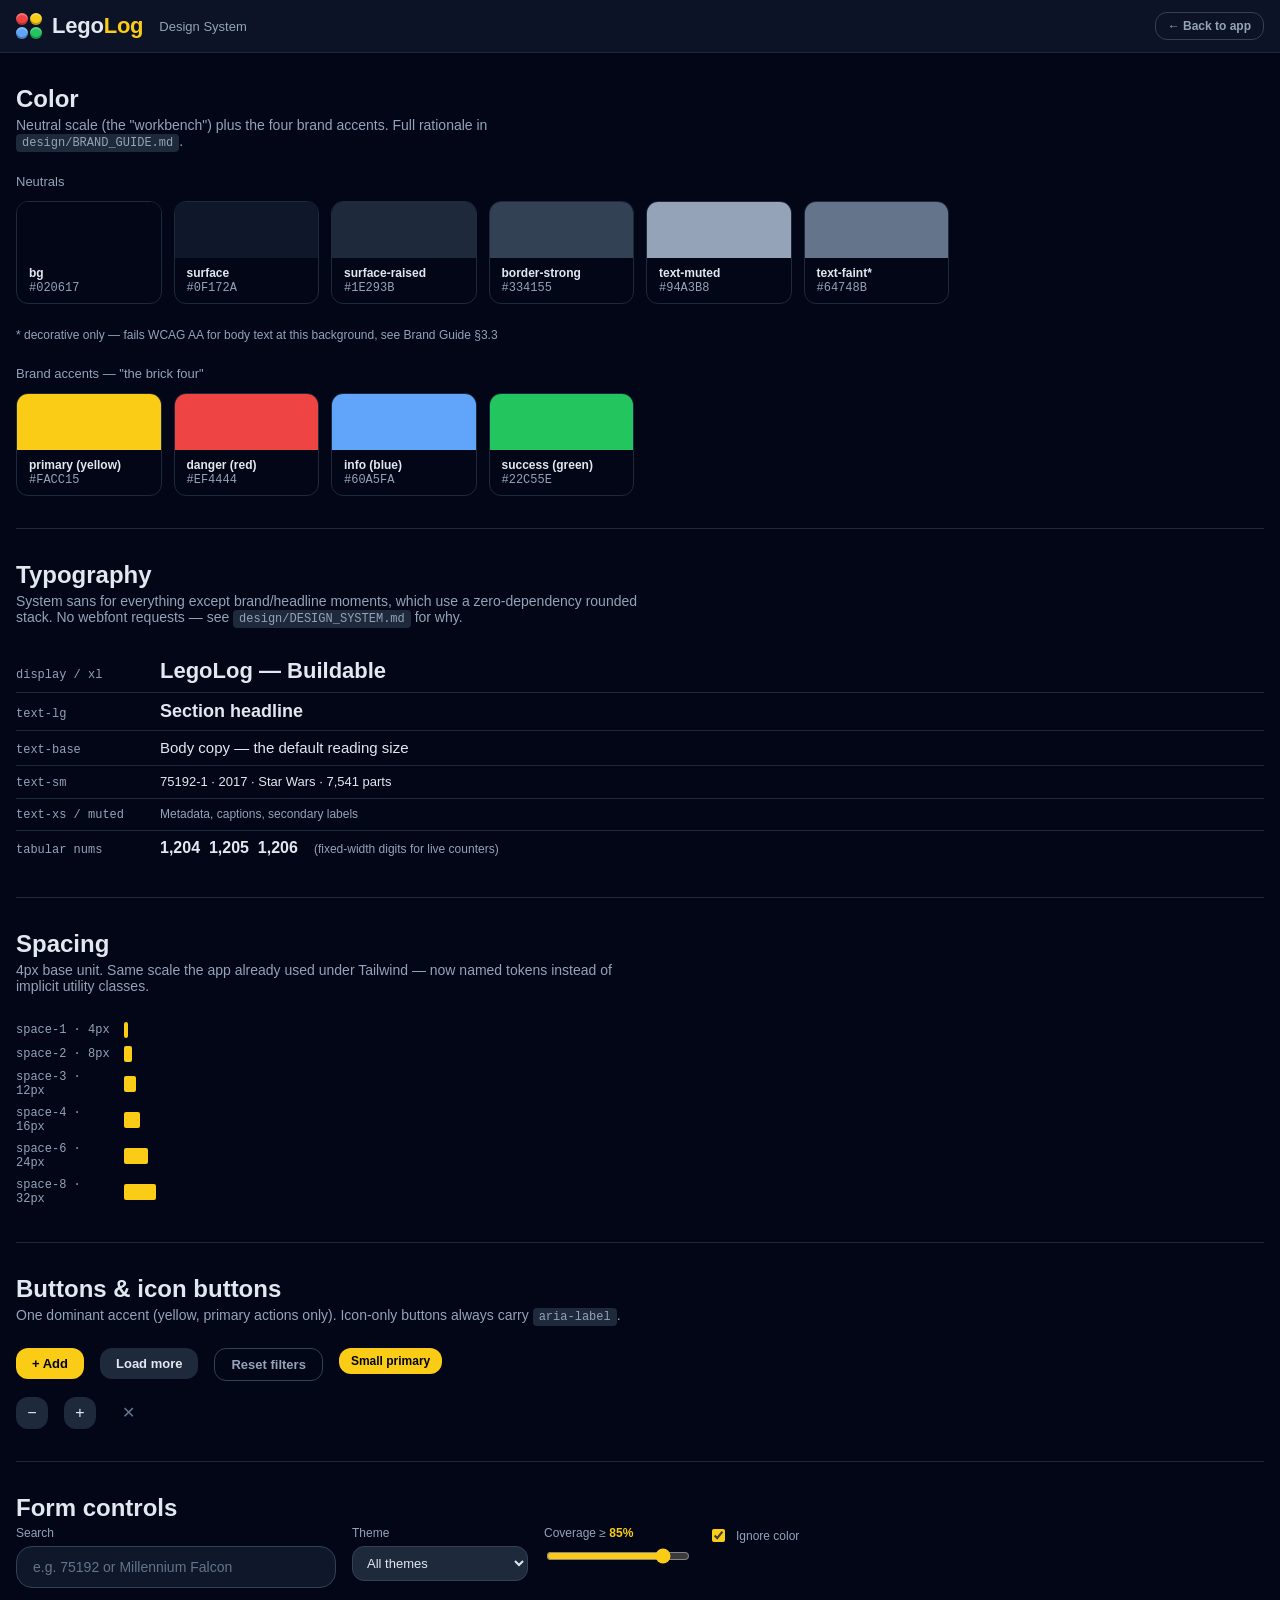
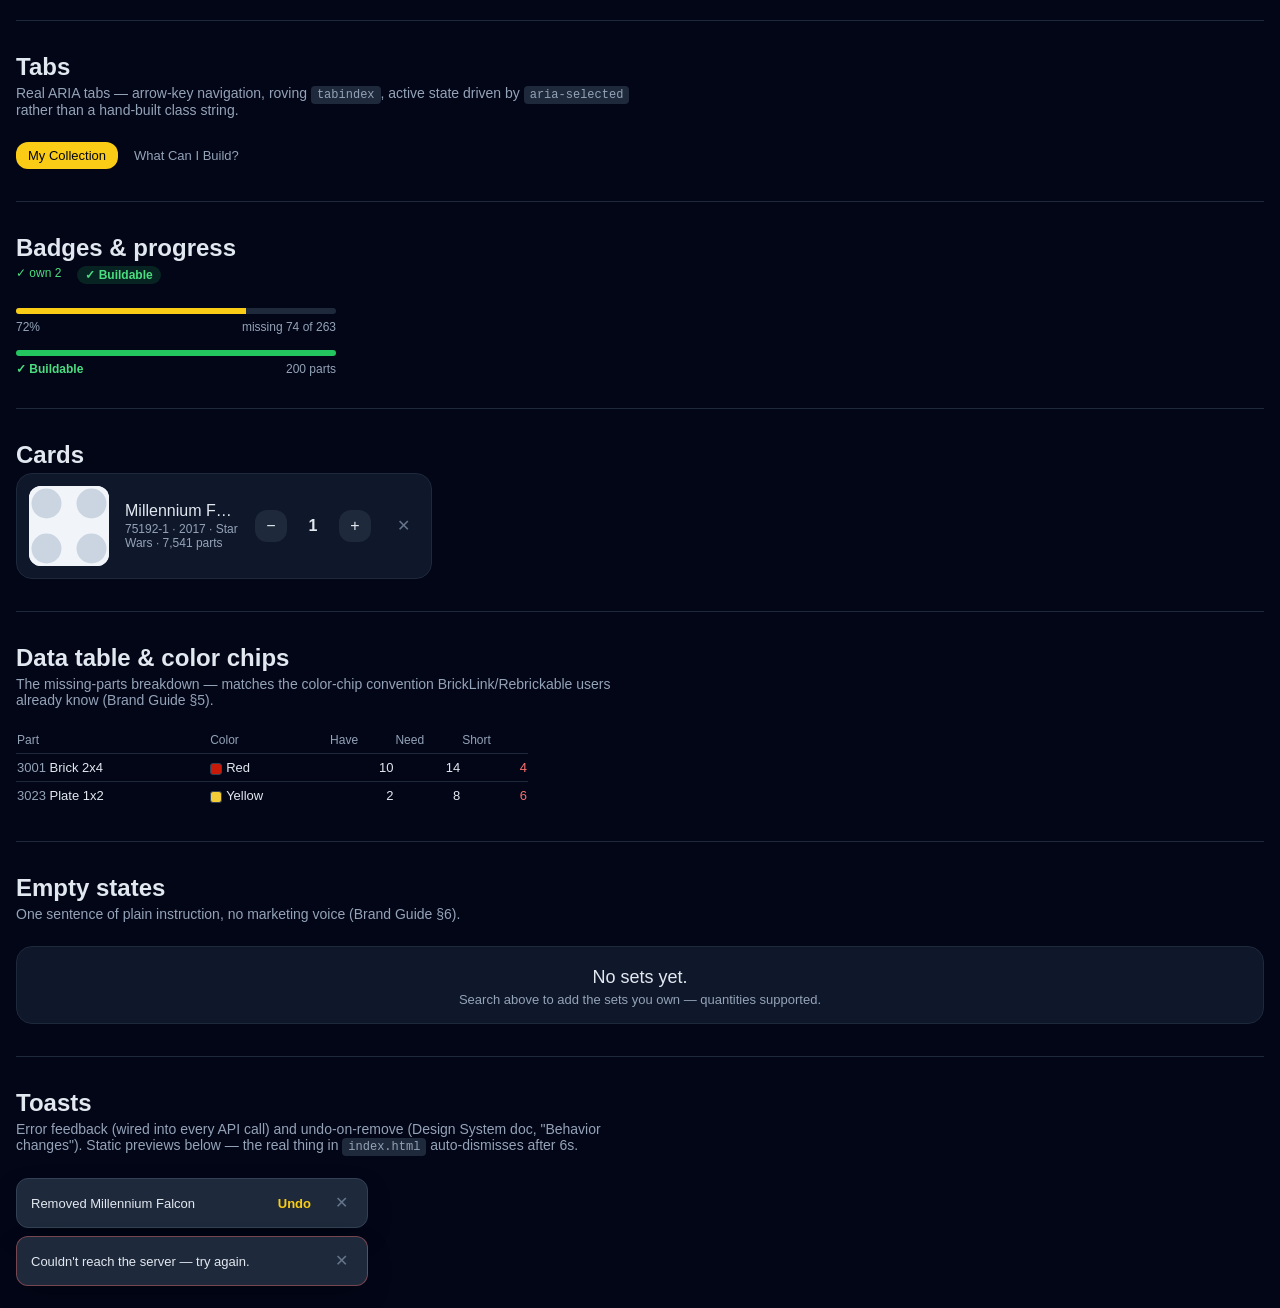
<file: public/style-guide.html>
<!DOCTYPE html>
<html lang="en">
<head>
<meta charset="utf-8">
<meta name="viewport" content="width=device-width, initial-scale=1">
<meta name="description" content="LegoLog design system — tokens and components.">
<meta name="theme-color" content="#020617">
<title>LegoLog — Design System</title>
<link rel="icon" href="data:image/svg+xml,%3Csvg xmlns='http://www.w3.org/2000/svg' viewBox='0 0 40 40'%3E%3Crect width='40' height='40' rx='8' fill='%230f172a'/%3E%3Ccircle cx='14' cy='14' r='5' fill='%23ef4444'/%3E%3Ccircle cx='26' cy='14' r='5' fill='%23facc15'/%3E%3Ccircle cx='14' cy='26' r='5' fill='%2360a5fa'/%3E%3Ccircle cx='26' cy='26' r='5' fill='%2322c55e'/%3E%3C/svg%3E">
<link rel="stylesheet" href="design-system.css">
<style>
  .sg-section { padding-block: var(--space-8); border-bottom: 1px solid var(--color-border); }
  .sg-section:last-child { border-bottom: 0; }
  .sg-section h2 { font-family: var(--font-display); font-size: 1.5rem; margin: 0 0 .25rem; }
  .sg-section > .sg-desc { color: var(--color-text-muted); font-size: .875rem; max-width: 40rem; margin: 0 0 1.5rem; }
  .sg-row { display: flex; flex-wrap: wrap; gap: var(--space-4); align-items: flex-start; }
  .sg-swatches { display: grid; grid-template-columns: repeat(auto-fill, minmax(9rem, 1fr)); gap: var(--space-3); }
  .sg-swatch { border: 1px solid var(--color-border); border-radius: var(--radius-md); overflow: hidden; }
  .sg-swatch-color { height: 3.5rem; }
  .sg-swatch-meta { padding: var(--space-2) var(--space-3); font-size: .75rem; }
  .sg-swatch-meta .name { color: var(--color-text); font-weight: 600; display: block; }
  .sg-swatch-meta .hex { color: var(--color-text-muted); font-family: ui-monospace, monospace; }
  .sg-type-row { display: flex; align-items: baseline; gap: var(--space-4); padding-block: var(--space-2); border-top: 1px solid var(--color-border); }
  .sg-type-row:first-of-type { border-top: 0; }
  .sg-type-row .label { width: 8rem; flex-shrink: 0; color: var(--color-text-muted); font-size: .75rem; font-family: ui-monospace, monospace; }
  .sg-space-row { display: flex; align-items: center; gap: var(--space-3); padding-block: var(--space-1); }
  .sg-space-row .bar { background: var(--color-primary); height: 1rem; border-radius: 2px; }
  .sg-space-row .label { width: 6rem; font-size: .75rem; color: var(--color-text-muted); font-family: ui-monospace, monospace; }
  code.sg-code { font-family: ui-monospace, monospace; font-size: .75rem; background: var(--color-surface-raised); padding: .125rem .375rem; border-radius: .25rem; }
</style>
</head>
<body>

<header class="app-header">
  <div class="container header-inner flex items-center gap-4">
    <div class="brand">
      <div class="stud-mark" aria-hidden="true">
        <span class="stud stud-red"></span>
        <span class="stud stud-yellow"></span>
        <span class="stud stud-blue"></span>
        <span class="stud stud-green"></span>
      </div>
      <h1 class="brand-name">Lego<span class="brand-accent">Log</span></h1>
    </div>
    <span class="text-sm text-muted">Design System</span>
    <a href="index.html" class="btn btn-ghost btn-sm ml-auto">← Back to app</a>
  </div>
</header>

<main class="container">

  <section class="sg-section">
    <h2>Color</h2>
    <p class="sg-desc">Neutral scale (the "workbench") plus the four brand accents. Full rationale in <code class="sg-code">design/BRAND_GUIDE.md</code>.</p>
    <p class="text-sm text-muted" style="margin-bottom:.75rem;">Neutrals</p>
    <div class="sg-swatches" style="margin-bottom:1.5rem;">
      <div class="sg-swatch"><div class="sg-swatch-color" style="background:var(--color-bg)"></div><div class="sg-swatch-meta"><span class="name">bg</span><span class="hex">#020617</span></div></div>
      <div class="sg-swatch"><div class="sg-swatch-color" style="background:var(--color-surface)"></div><div class="sg-swatch-meta"><span class="name">surface</span><span class="hex">#0F172A</span></div></div>
      <div class="sg-swatch"><div class="sg-swatch-color" style="background:var(--color-surface-raised)"></div><div class="sg-swatch-meta"><span class="name">surface-raised</span><span class="hex">#1E293B</span></div></div>
      <div class="sg-swatch"><div class="sg-swatch-color" style="background:var(--color-border-strong)"></div><div class="sg-swatch-meta"><span class="name">border-strong</span><span class="hex">#334155</span></div></div>
      <div class="sg-swatch"><div class="sg-swatch-color" style="background:var(--color-text-muted)"></div><div class="sg-swatch-meta"><span class="name">text-muted</span><span class="hex">#94A3B8</span></div></div>
      <div class="sg-swatch"><div class="sg-swatch-color" style="background:var(--color-text-faint)"></div><div class="sg-swatch-meta"><span class="name">text-faint*</span><span class="hex">#64748B</span></div></div>
    </div>
    <p class="text-xs text-muted" style="margin-bottom:1.5rem;">* decorative only — fails WCAG AA for body text at this background, see Brand Guide §3.3</p>
    <p class="text-sm text-muted" style="margin-bottom:.75rem;">Brand accents — "the brick four"</p>
    <div class="sg-swatches">
      <div class="sg-swatch"><div class="sg-swatch-color" style="background:var(--color-primary)"></div><div class="sg-swatch-meta"><span class="name">primary (yellow)</span><span class="hex">#FACC15</span></div></div>
      <div class="sg-swatch"><div class="sg-swatch-color" style="background:var(--color-danger-strong)"></div><div class="sg-swatch-meta"><span class="name">danger (red)</span><span class="hex">#EF4444</span></div></div>
      <div class="sg-swatch"><div class="sg-swatch-color" style="background:var(--color-info)"></div><div class="sg-swatch-meta"><span class="name">info (blue)</span><span class="hex">#60A5FA</span></div></div>
      <div class="sg-swatch"><div class="sg-swatch-color" style="background:var(--color-success-strong)"></div><div class="sg-swatch-meta"><span class="name">success (green)</span><span class="hex">#22C55E</span></div></div>
    </div>
  </section>

  <section class="sg-section">
    <h2>Typography</h2>
    <p class="sg-desc">System sans for everything except brand/headline moments, which use a zero-dependency rounded stack. No webfont requests — see <code class="sg-code">design/DESIGN_SYSTEM.md</code> for why.</p>
    <div class="sg-type-row"><span class="label">display / xl</span><span style="font-family:var(--font-display); font-size:1.375rem; font-weight:700;">LegoLog — Buildable</span></div>
    <div class="sg-type-row"><span class="label">text-lg</span><span class="text-lg font-semibold">Section headline</span></div>
    <div class="sg-type-row"><span class="label">text-base</span><span class="text-base">Body copy — the default reading size</span></div>
    <div class="sg-type-row"><span class="label">text-sm</span><span class="text-sm font-medium">75192-1 · 2017 · Star Wars · 7,541 parts</span></div>
    <div class="sg-type-row"><span class="label">text-xs / muted</span><span class="text-xs text-muted">Metadata, captions, secondary labels</span></div>
    <div class="sg-type-row"><span class="label">tabular nums</span><span class="num font-semibold">1,204&nbsp;&nbsp;1,205&nbsp;&nbsp;1,206</span><span class="text-xs text-muted">(fixed-width digits for live counters)</span></div>
  </section>

  <section class="sg-section">
    <h2>Spacing</h2>
    <p class="sg-desc">4px base unit. Same scale the app already used under Tailwind — now named tokens instead of implicit utility classes.</p>
    <div class="sg-space-row"><span class="label">space-1 · 4px</span><span class="bar" style="width:var(--space-1)"></span></div>
    <div class="sg-space-row"><span class="label">space-2 · 8px</span><span class="bar" style="width:var(--space-2)"></span></div>
    <div class="sg-space-row"><span class="label">space-3 · 12px</span><span class="bar" style="width:var(--space-3)"></span></div>
    <div class="sg-space-row"><span class="label">space-4 · 16px</span><span class="bar" style="width:var(--space-4)"></span></div>
    <div class="sg-space-row"><span class="label">space-6 · 24px</span><span class="bar" style="width:var(--space-6)"></span></div>
    <div class="sg-space-row"><span class="label">space-8 · 32px</span><span class="bar" style="width:var(--space-8)"></span></div>
  </section>

  <section class="sg-section">
    <h2>Buttons &amp; icon buttons</h2>
    <p class="sg-desc">One dominant accent (yellow, primary actions only). Icon-only buttons always carry <code class="sg-code">aria-label</code>.</p>
    <div class="sg-row" style="margin-bottom:1rem;">
      <button class="btn btn-primary">+ Add</button>
      <button class="btn btn-secondary">Load more</button>
      <button class="btn btn-ghost">Reset filters</button>
      <button class="btn btn-primary btn-sm">Small primary</button>
    </div>
    <div class="sg-row">
      <button class="icon-btn" aria-label="Decrease quantity">−</button>
      <button class="icon-btn" aria-label="Increase quantity">+</button>
      <button class="icon-btn icon-btn-ghost" aria-label="Remove">✕</button>
    </div>
  </section>

  <section class="sg-section">
    <h2>Form controls</h2>
    <div class="sg-row items-end">
      <label class="field" style="max-width:20rem; flex:1;">
        <span class="field-label">Search</span>
        <input class="input search-input" style="margin-top:.375rem;" placeholder="e.g. 75192 or Millennium Falcon">
      </label>
      <label class="field">
        <span class="field-label">Theme</span>
        <select class="select" style="display:block; margin-top:.375rem; width:11rem;"><option>All themes</option><option>Star Wars</option></select>
      </label>
      <label class="field">
        <span class="field-label">Coverage ≥ <span class="value">85%</span></span>
        <input type="range" class="range" style="display:block; width:9rem; margin-top:.5rem;" value="85">
      </label>
      <label class="checkbox-field"><input type="checkbox" class="checkbox" checked> Ignore color</label>
    </div>
  </section>

  <section class="sg-section">
    <h2>Tabs</h2>
    <p class="sg-desc">Real ARIA tabs — arrow-key navigation, roving <code class="sg-code">tabindex</code>, active state driven by <code class="sg-code">aria-selected</code> rather than a hand-built class string.</p>
    <nav class="tabs" role="tablist" aria-label="Example">
      <button class="tab" role="tab" aria-selected="true">My Collection</button>
      <button class="tab" role="tab" aria-selected="false" tabindex="-1">What Can I Build?</button>
    </nav>
  </section>

  <section class="sg-section">
    <h2>Badges &amp; progress</h2>
    <div class="sg-row items-center" style="margin-bottom:1.5rem;">
      <span class="owned-tag">✓ own 2</span>
      <span class="badge badge-success">✓ Buildable</span>
    </div>
    <div style="max-width:20rem;">
      <div class="progress"><div class="progress-fill" style="width:72%"></div></div>
      <div class="buildable-status"><span class="text-muted">72%</span><span class="text-muted">missing 74 of 263</span></div>
      <div class="progress" style="margin-top:1rem;"><div class="progress-fill is-complete" style="width:100%"></div></div>
      <div class="buildable-status"><span class="text-success font-semibold">✓ Buildable</span><span class="text-muted">200 parts</span></div>
    </div>
  </section>

  <section class="sg-section">
    <h2>Cards</h2>
    <div class="sg-row">
      <div class="card collection-card" style="max-width:26rem;">
        <img src="data:image/svg+xml,%3Csvg xmlns='http://www.w3.org/2000/svg' viewBox='0 0 40 40'%3E%3Crect width='40' height='40' rx='6' fill='%23f1f5f9'/%3E%3Ccircle cx='14' cy='14' r='4' fill='%23cbd5e1'/%3E%3Ccircle cx='26' cy='14' r='4' fill='%23cbd5e1'/%3E%3Ccircle cx='14' cy='26' r='4' fill='%23cbd5e1'/%3E%3Ccircle cx='26' cy='26' r='4' fill='%23cbd5e1'/%3E%3C/svg%3E"
             class="thumb thumb-fallback" style="width:5rem;height:5rem;">
        <div class="min-w-0 flex-1">
          <div class="font-medium truncate">Millennium Falcon</div>
          <div class="text-xs text-muted" style="margin-top:.125rem;">75192-1 · 2017 · Star Wars · 7,541 parts</div>
        </div>
        <div class="qty-control shrink-0">
          <button class="icon-btn" aria-label="Decrease quantity">−</button>
          <span class="qty-value num">1</span>
          <button class="icon-btn" aria-label="Increase quantity">+</button>
        </div>
        <button class="icon-btn icon-btn-ghost shrink-0" aria-label="Remove">✕</button>
      </div>
    </div>
  </section>

  <section class="sg-section">
    <h2>Data table &amp; color chips</h2>
    <p class="sg-desc">The missing-parts breakdown — matches the color-chip convention BrickLink/Rebrickable users already know (Brand Guide §5).</p>
    <table class="data-table" style="max-width:32rem;">
      <thead><tr><th>Part</th><th>Color</th><th class="text-right">Have</th><th class="text-right">Need</th><th class="text-right text-danger">Short</th></tr></thead>
      <tbody>
        <tr><td><span class="text-muted">3001</span> Brick 2x4</td><td><span class="color-chip" style="background:#C91A09"></span>Red</td><td class="text-right num">10</td><td class="text-right num">14</td><td class="text-right text-danger font-medium num">4</td></tr>
        <tr><td><span class="text-muted">3023</span> Plate 1x2</td><td><span class="color-chip" style="background:#F2CD37"></span>Yellow</td><td class="text-right num">2</td><td class="text-right num">8</td><td class="text-right text-danger font-medium num">6</td></tr>
      </tbody>
    </table>
  </section>

  <section class="sg-section">
    <h2>Empty states</h2>
    <p class="sg-desc">One sentence of plain instruction, no marketing voice (Brand Guide §6).</p>
    <div class="card" style="padding:1rem 0;">
      <div class="empty-state" style="margin-top:0;">
        <p class="headline">No sets yet.</p>
        <p>Search above to add the sets you own — quantities supported.</p>
      </div>
    </div>
  </section>

  <section class="sg-section">
    <h2>Toasts</h2>
    <p class="sg-desc">Error feedback (wired into every API call) and undo-on-remove (Design System doc, "Behavior changes"). Static previews below — the real thing in <code class="sg-code">index.html</code> auto-dismisses after 6s.</p>
    <div class="toast-region" style="position:static; width:22rem;">
      <div class="toast"><span class="toast-message">Removed Millennium Falcon</span><button class="toast-action">Undo</button><button class="icon-btn icon-btn-ghost" aria-label="Dismiss" style="width:1.5rem;height:1.5rem;">✕</button></div>
      <div class="toast toast-danger"><span class="toast-message">Couldn't reach the server — try again.</span><button class="icon-btn icon-btn-ghost" aria-label="Dismiss" style="width:1.5rem;height:1.5rem;">✕</button></div>
    </div>
  </section>

</main>
</body>
</html>
</file>
<file: public/design-system.css>
/*
  LegoLog design system — tokens + components.
  Self-hosted, zero external requests (see design/WEBSITE_AUDIT.md
  for why that matters: the previous build depended entirely on
  https://cdn.tailwindcss.com and rendered unstyled when it was
  unreachable). Full documentation: design/DESIGN_SYSTEM.md.
*/

/* ---------- tokens ---------- */
:root {
  /* neutrals */
  --color-bg: #020617;
  --color-surface: #0f172a;
  --color-surface-raised: #1e293b;
  --color-surface-hover: #334155;
  --color-border: #1e293b;
  --color-border-strong: #334155;
  --color-text: #e2e8f0;
  --color-text-muted: #94a3b8;
  --color-text-faint: #64748b; /* decorative only — fails AA for body text, see brand guide */

  /* brand accents ("the brick four") */
  --color-primary: #facc15;
  --color-primary-hover: #fde047;
  --color-primary-ink: #020617;
  --color-danger: #f87171;
  --color-danger-strong: #ef4444;
  --color-info: #60a5fa;
  --color-success: #4ade80;
  --color-success-strong: #22c55e;

  /* type */
  --font-body: -apple-system, BlinkMacSystemFont, "Segoe UI", Roboto, Helvetica, Arial, sans-serif;
  /* zero-dependency "friendly" display stack — ui-rounded resolves to SF Pro Rounded on
     Apple platforms and falls back to the same system stack everywhere else. No webfont
     request, so it can never fail the way the old Tailwind CDN did. */
  --font-display: ui-rounded, var(--font-body);

  /* spacing */
  --space-1: .25rem;
  --space-2: .5rem;
  --space-3: .75rem;
  --space-4: 1rem;
  --space-5: 1.25rem;
  --space-6: 1.5rem;
  --space-8: 2rem;

  /* radius */
  --radius-sm: .5rem;
  --radius-md: .75rem;
  --radius-lg: 1rem;
  --radius-full: 9999px;

  /* elevation */
  --shadow-md: 0 10px 30px -12px rgb(0 0 0 / 0.6);
  --shadow-lg: 0 25px 50px -12px rgb(0 0 0 / 0.7);

  /* focus */
  --focus-ring: 0 0 0 2px var(--color-bg), 0 0 0 4px var(--color-primary);
}

/* ---------- reset ---------- */
*, *::before, *::after { box-sizing: border-box; }
html, body { margin: 0; padding: 0; }
body {
  background: var(--color-bg);
  color: var(--color-text);
  font-family: var(--font-body);
  min-height: 100vh;
  -webkit-font-smoothing: antialiased;
}
img { max-width: 100%; display: block; }
button, input, select { font: inherit; color: inherit; }
button { cursor: pointer; background: none; border: none; }
a { color: inherit; text-decoration: none; }
table { border-collapse: collapse; width: 100%; }

::-webkit-scrollbar { width: 10px; height: 10px; }
::-webkit-scrollbar-thumb { background: var(--color-border-strong); border-radius: var(--radius-full); }
::-webkit-scrollbar-track { background: transparent; }
* { scrollbar-color: var(--color-border-strong) transparent; scrollbar-width: thin; }

:focus { outline: none; }
:focus-visible { outline: none; box-shadow: var(--focus-ring); border-radius: var(--radius-sm); }

.num { font-variant-numeric: tabular-nums; }
.visually-hidden {
  position: absolute; width: 1px; height: 1px; padding: 0; margin: -1px;
  overflow: hidden; clip: rect(0,0,0,0); white-space: nowrap; border: 0;
}

/* ---------- layout helpers ---------- */
.container { max-width: 80rem; margin-inline: auto; padding-inline: var(--space-4); }
.flex { display: flex; }
.grid { display: grid; }
.items-center { align-items: center; }
.items-end { align-items: flex-end; }
.justify-between { justify-content: space-between; }
.flex-wrap { flex-wrap: wrap; }
.flex-1 { flex: 1 1 0%; }
.shrink-0 { flex-shrink: 0; }
.min-w-0 { min-width: 0; }
.hidden { display: none !important; }
.gap-1 { gap: var(--space-1); }
.gap-2 { gap: var(--space-2); }
.gap-3 { gap: var(--space-3); }
.gap-4 { gap: var(--space-4); }
.gap-x-5 { column-gap: var(--space-5); }
.gap-y-3 { row-gap: var(--space-3); }
.truncate { overflow: hidden; text-overflow: ellipsis; white-space: nowrap; }
.ml-auto { margin-left: auto; }
.relative { position: relative; }

/* ---------- type ---------- */
.text-xs { font-size: .75rem; }
.text-sm { font-size: .8125rem; }
.text-base { font-size: .9375rem; }
.text-lg { font-size: 1.125rem; }
.text-xl { font-size: 1.375rem; }
.text-muted { color: var(--color-text-muted); }
.font-medium { font-weight: 500; }
.font-semibold { font-weight: 600; }
.font-bold { font-weight: 700; }

/* ---------- header / brand ---------- */
.app-header {
  position: sticky; top: 0; z-index: 40;
  background: rgb(15 23 42 / .85);
  backdrop-filter: blur(8px);
  border-bottom: 1px solid var(--color-border);
}
.header-inner { padding-block: var(--space-3); }
.brand { display: flex; align-items: center; gap: .625rem; }
.stud-mark { display: grid; grid-template-columns: repeat(2, 1fr); gap: 2px; }
.stud {
  width: .75rem; height: .75rem; border-radius: var(--radius-full);
  box-shadow: inset 0 2px 0 rgb(255 255 255 / .25), inset 0 -2px 0 rgb(0 0 0 / .25);
}
.stud-red { background: var(--color-danger-strong); }
.stud-yellow { background: var(--color-primary); }
.stud-blue { background: var(--color-info); }
.stud-green { background: var(--color-success-strong); }
.brand-name { font-family: var(--font-display); font-size: 1.375rem; font-weight: 700; letter-spacing: -0.01em; margin: 0; }
.brand-accent { color: var(--color-primary); }

.tabs { display: flex; gap: .25rem; font-size: .8125rem; }
.tab {
  padding: .375rem .75rem; border-radius: var(--radius-md); font-weight: 500;
  color: var(--color-text-muted);
}
.tab:hover { color: var(--color-text); background: var(--color-surface-raised); }
.tab[aria-selected="true"] { background: var(--color-primary); color: var(--color-primary-ink); }
.tab[aria-selected="true"]:hover { background: var(--color-primary); color: var(--color-primary-ink); }

.stats { font-size: .75rem; color: var(--color-text-muted); }
.stats b { color: var(--color-text); }

/* ---------- form controls ---------- */
.input, .select {
  background: var(--color-surface-raised);
  border: 1px solid var(--color-border-strong);
  border-radius: var(--radius-md);
  padding: .5rem .625rem;
  font-size: .8125rem;
  color: var(--color-text);
}
.input::placeholder { color: var(--color-text-faint); }
.search-input {
  width: 100%;
  background: var(--color-surface);
  padding: .75rem 1rem;
  border-radius: var(--radius-lg);
  font-size: .875rem;
}
.search-input:focus { border-color: rgb(250 204 21 / .6); }
.range { accent-color: var(--color-primary); }
.checkbox { accent-color: var(--color-primary); }

.field-label { font-size: .75rem; color: var(--color-text-muted); display: block; }
.field-label .value { color: var(--color-primary); font-weight: 600; }
.checkbox-field { display: flex; align-items: center; gap: .5rem; font-size: .75rem; color: var(--color-text-muted); cursor: pointer; padding-bottom: .375rem; }

/* ---------- buttons ---------- */
.btn {
  display: inline-flex; align-items: center; justify-content: center; gap: .375rem;
  padding: .5rem 1rem; border-radius: var(--radius-md);
  font-size: .8125rem; font-weight: 600; white-space: nowrap;
  transition: background-color .15s ease, color .15s ease;
}
.btn-primary { background: var(--color-primary); color: var(--color-primary-ink); }
.btn-primary:hover { background: var(--color-primary-hover); }
.btn-secondary { background: var(--color-surface-raised); color: var(--color-text); }
.btn-secondary:hover { background: var(--color-surface-hover); }
.btn-ghost { background: transparent; color: var(--color-text-muted); border: 1px solid var(--color-border-strong); }
.btn-ghost:hover { color: var(--color-text); background: var(--color-surface-raised); }
.btn-sm { padding: .375rem .75rem; font-size: .75rem; }
.btn-block { width: 100%; }

.icon-btn {
  display: inline-flex; align-items: center; justify-content: center;
  width: 2rem; height: 2rem; border-radius: var(--radius-md);
  background: var(--color-surface-raised); color: var(--color-text);
  font-size: 1rem; line-height: 1;
}
.icon-btn:hover { background: var(--color-surface-hover); }
.icon-btn-ghost { background: transparent; color: var(--color-text-faint); }
.icon-btn-ghost:hover { background: var(--color-surface-raised); color: var(--color-danger); }

/* ---------- cards ---------- */
.card {
  background: var(--color-surface);
  border: 1px solid var(--color-border);
  border-radius: var(--radius-lg);
}
.thumb {
  background: #fff; border-radius: var(--radius-md); object-fit: contain; flex-shrink: 0; min-width: 0; min-height: 0;
}
.thumb-fallback { object-fit: none; }

/* ---------- search dropdown ---------- */
.search-panel {
  position: absolute; z-index: 30; margin-top: .5rem; width: 100%;
  background: var(--color-surface); border: 1px solid var(--color-border-strong);
  border-radius: var(--radius-lg); box-shadow: var(--shadow-lg);
  max-height: 24rem; overflow-y: auto;
}
.search-result {
  display: flex; align-items: center; gap: .75rem; padding: .625rem;
  border-bottom: 1px solid rgb(30 41 59 / .6);
}
.search-result:last-child { border-bottom: 0; }
.search-result:hover { background: var(--color-surface-raised); }
.owned-tag { font-size: .75rem; color: var(--color-success); flex-shrink: 0; }

/* ---------- badges ---------- */
.badge { display: inline-flex; align-items: center; padding: .125rem .5rem; border-radius: var(--radius-full); font-size: .75rem; font-weight: 600; }
.badge-success { background: rgb(34 197 94 / .15); color: var(--color-success); }

/* ---------- collection list ---------- */
.collection-list { display: grid; gap: var(--space-3); }
.collection-card { display: flex; align-items: center; gap: var(--space-4); padding: var(--space-3); }
.qty-control { display: flex; align-items: center; gap: .375rem; }
.qty-value { width: 2.5rem; text-align: center; font-weight: 600; }

/* ---------- empty states ---------- */
.empty-state { margin-top: 2.5rem; text-align: center; color: var(--color-text-muted); }
.empty-state .headline { font-family: var(--font-display); font-size: 1.125rem; color: var(--color-text); }
.empty-state p { margin: .25rem 0 0; font-size: .8125rem; }

/* ---------- buildable grid ---------- */
.filter-bar { padding: var(--space-4); }
.buildable-grid { display: grid; gap: var(--space-4); grid-template-columns: repeat(auto-fill, minmax(15rem, 1fr)); }
.buildable-card { overflow: hidden; cursor: pointer; transition: border-color .15s ease; }
.buildable-card:hover { border-color: rgb(250 204 21 / .5); }
.buildable-card.is-complete { border-color: rgb(34 197 94 / .4); }
.buildable-thumb { position: relative; background: #fff; height: 10rem; display: flex; align-items: center; justify-content: center; padding: var(--space-2); }
.buildable-thumb img { max-height: 100%; max-width: 100%; }

.thumb-badge-btn {
  position: absolute; top: .5rem; right: .5rem; z-index: 1;
  background: rgb(15 23 42 / .78); color: #fff;
  border-radius: var(--radius-full); font-size: .6875rem; font-weight: 600;
  padding: .25rem .625rem;
}
.thumb-badge-btn:hover { background: var(--color-bg); }
.buildable-body { padding: var(--space-3); }
.progress { margin-top: .625rem; height: .375rem; background: var(--color-surface-raised); border-radius: var(--radius-full); overflow: hidden; }
.progress-fill { height: 100%; background: var(--color-primary); }
.progress-fill.is-complete { background: var(--color-success-strong); }
.buildable-status { margin-top: .375rem; display: flex; justify-content: space-between; font-size: .75rem; }

/* ---------- modal ---------- */
.modal-backdrop {
  position: fixed; inset: 0; z-index: 50; background: rgb(0 0 0 / .7);
  display: flex; align-items: center; justify-content: center; padding: var(--space-4);
}
.modal {
  position: relative;
  background: var(--color-surface); border: 1px solid var(--color-border-strong);
  border-radius: var(--radius-lg); max-width: 42rem; width: 100%; max-height: 85vh;
  display: flex; flex-direction: column; box-shadow: var(--shadow-lg);
}
.modal-header { padding: var(--space-5); padding-right: var(--space-8); border-bottom: 1px solid var(--color-border); }
.modal-close { position: absolute; top: .75rem; right: .75rem; }
.modal-body { padding: var(--space-5); overflow-y: auto; }

.data-table th { font-size: .75rem; color: var(--color-text-muted); text-align: left; font-weight: 500; padding-bottom: .375rem; }
.data-table td { padding-block: .375rem; border-top: 1px solid var(--color-border); font-size: .8125rem; }
.text-right { text-align: right; }
.color-chip { display: inline-block; width: .75rem; height: .75rem; border-radius: .1875rem; margin-right: .25rem; vertical-align: middle; border: 1px solid var(--color-border-strong); }

.donor-card { display: flex; align-items: center; gap: .75rem; background: rgb(30 41 59 / .6); border: 1px solid rgb(51 65 85 / .6); border-radius: var(--radius-md); padding: .5rem; min-width: 0; flex: 1 1 0%; }
.donor-card:hover { background: var(--color-surface-raised); }

/* ---------- 3D map ---------- */
.map-hint {
  position: absolute; top: 1rem; left: 50%; transform: translateX(-50%);
  background: rgb(15 23 42 / .85); border: 1px solid var(--color-border-strong);
  color: var(--color-text-muted); font-size: .75rem; padding: .5rem 1rem;
  border-radius: var(--radius-full); pointer-events: none;
  transition: opacity .2s ease; z-index: 1;
}
.map-hint.is-hidden { opacity: 0; }

/* ---------- toasts ---------- */
.toast-region { position: fixed; bottom: var(--space-4); right: var(--space-4); z-index: 60; display: flex; flex-direction: column; gap: var(--space-2); width: 20rem; max-width: calc(100vw - 2rem); }
.toast {
  background: var(--color-surface-raised); border: 1px solid var(--color-border-strong);
  border-radius: var(--radius-md); box-shadow: var(--shadow-md);
  padding: .75rem .875rem; display: flex; align-items: center; gap: .75rem; font-size: .8125rem;
}
.toast-danger { border-color: rgb(248 113 113 / .4); }
.toast-message { flex: 1 1 0%; }
.toast-action { color: var(--color-primary); font-weight: 600; flex-shrink: 0; }

/* ---------- utility color text ---------- */
.text-success { color: var(--color-success); }
.text-danger { color: var(--color-danger); }
.text-primary { color: var(--color-primary); }

/* ---------- responsive ---------- */
@media (min-width: 640px) {
  .sm\:grid-cols-2 { grid-template-columns: repeat(2, 1fr); }
}
@media (min-width: 1024px) {
  .lg\:grid-cols-3 { grid-template-columns: repeat(3, 1fr); }
}
@media (min-width: 1280px) {
  .xl\:grid-cols-4 { grid-template-columns: repeat(4, 1fr); }
}
@media (max-width: 640px) {
  .filter-bar { flex-direction: column; align-items: stretch; }
  .filter-bar .field, .filter-bar .checkbox-field { width: 100%; }
  .filter-bar .input, .filter-bar .select, .filter-bar .range { width: 100% !important; }
  .filter-bar-meta { margin-left: 0 !important; }
}
</file>
